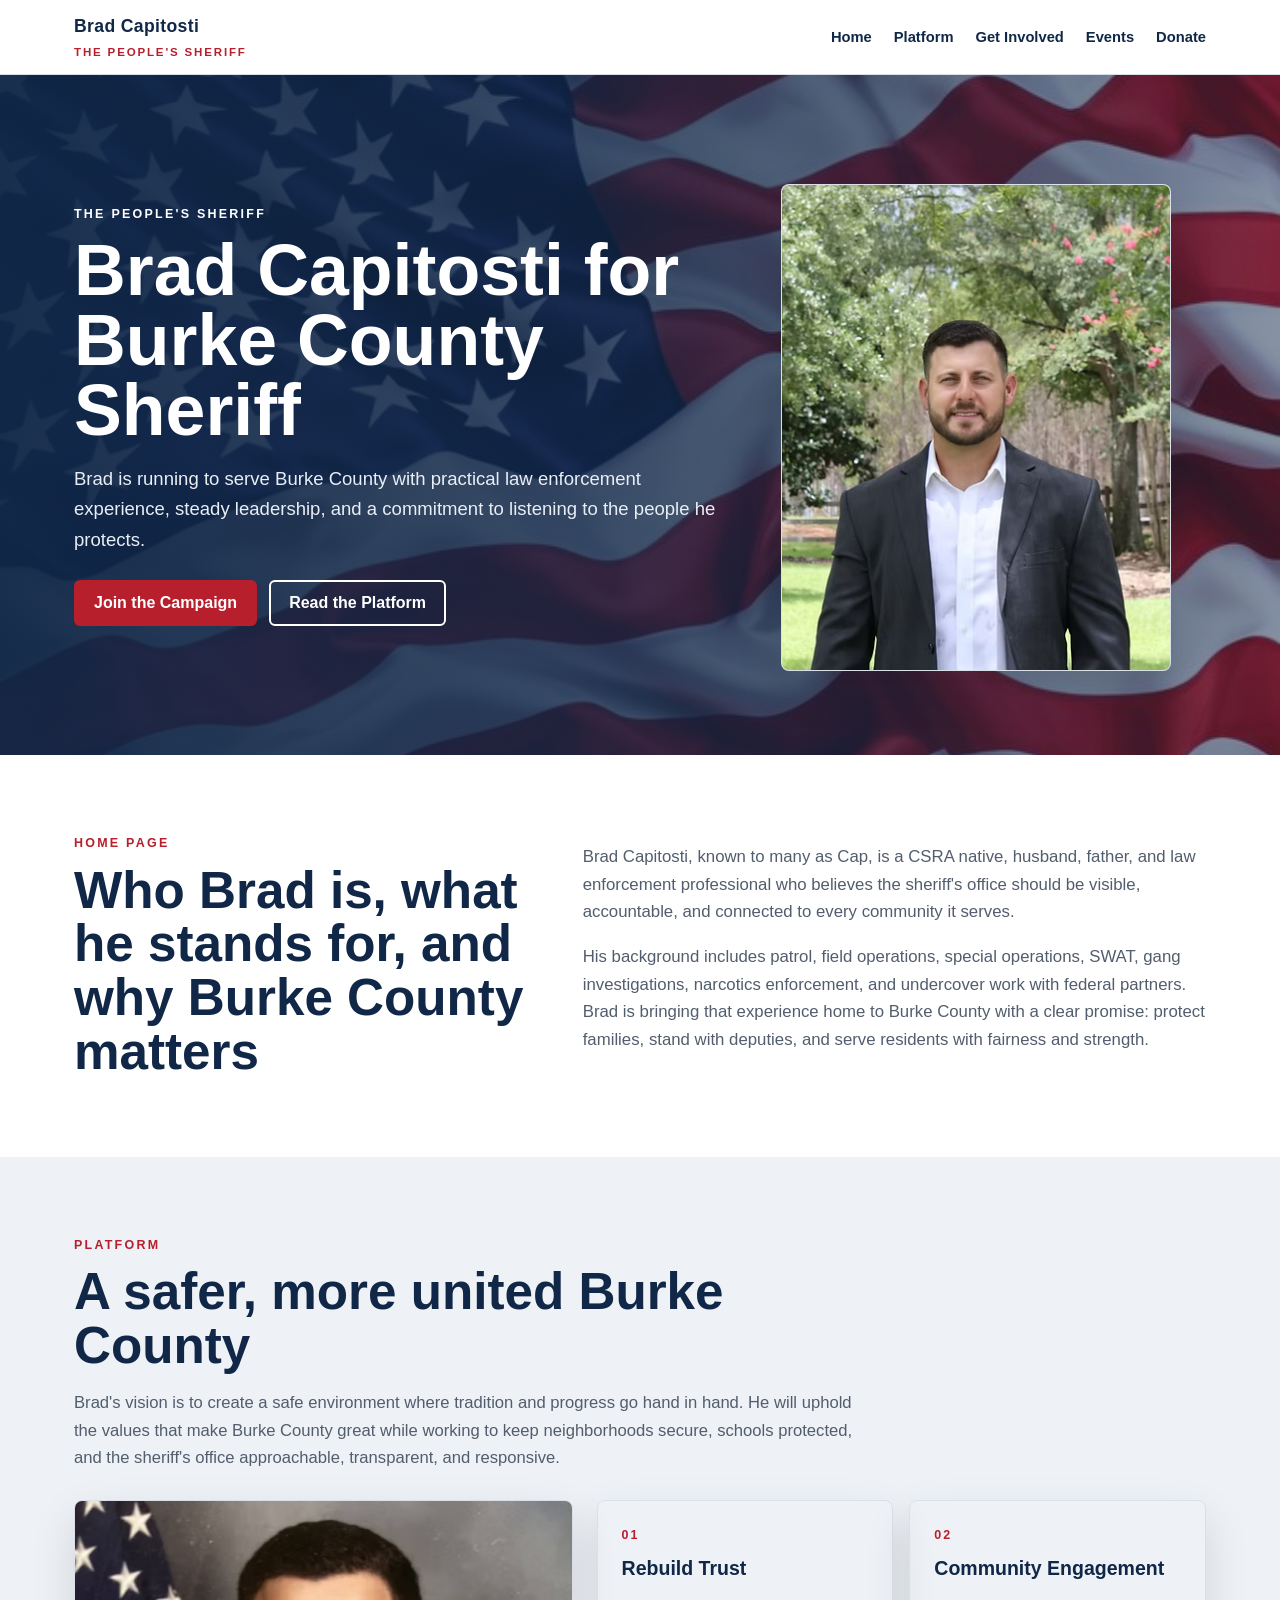
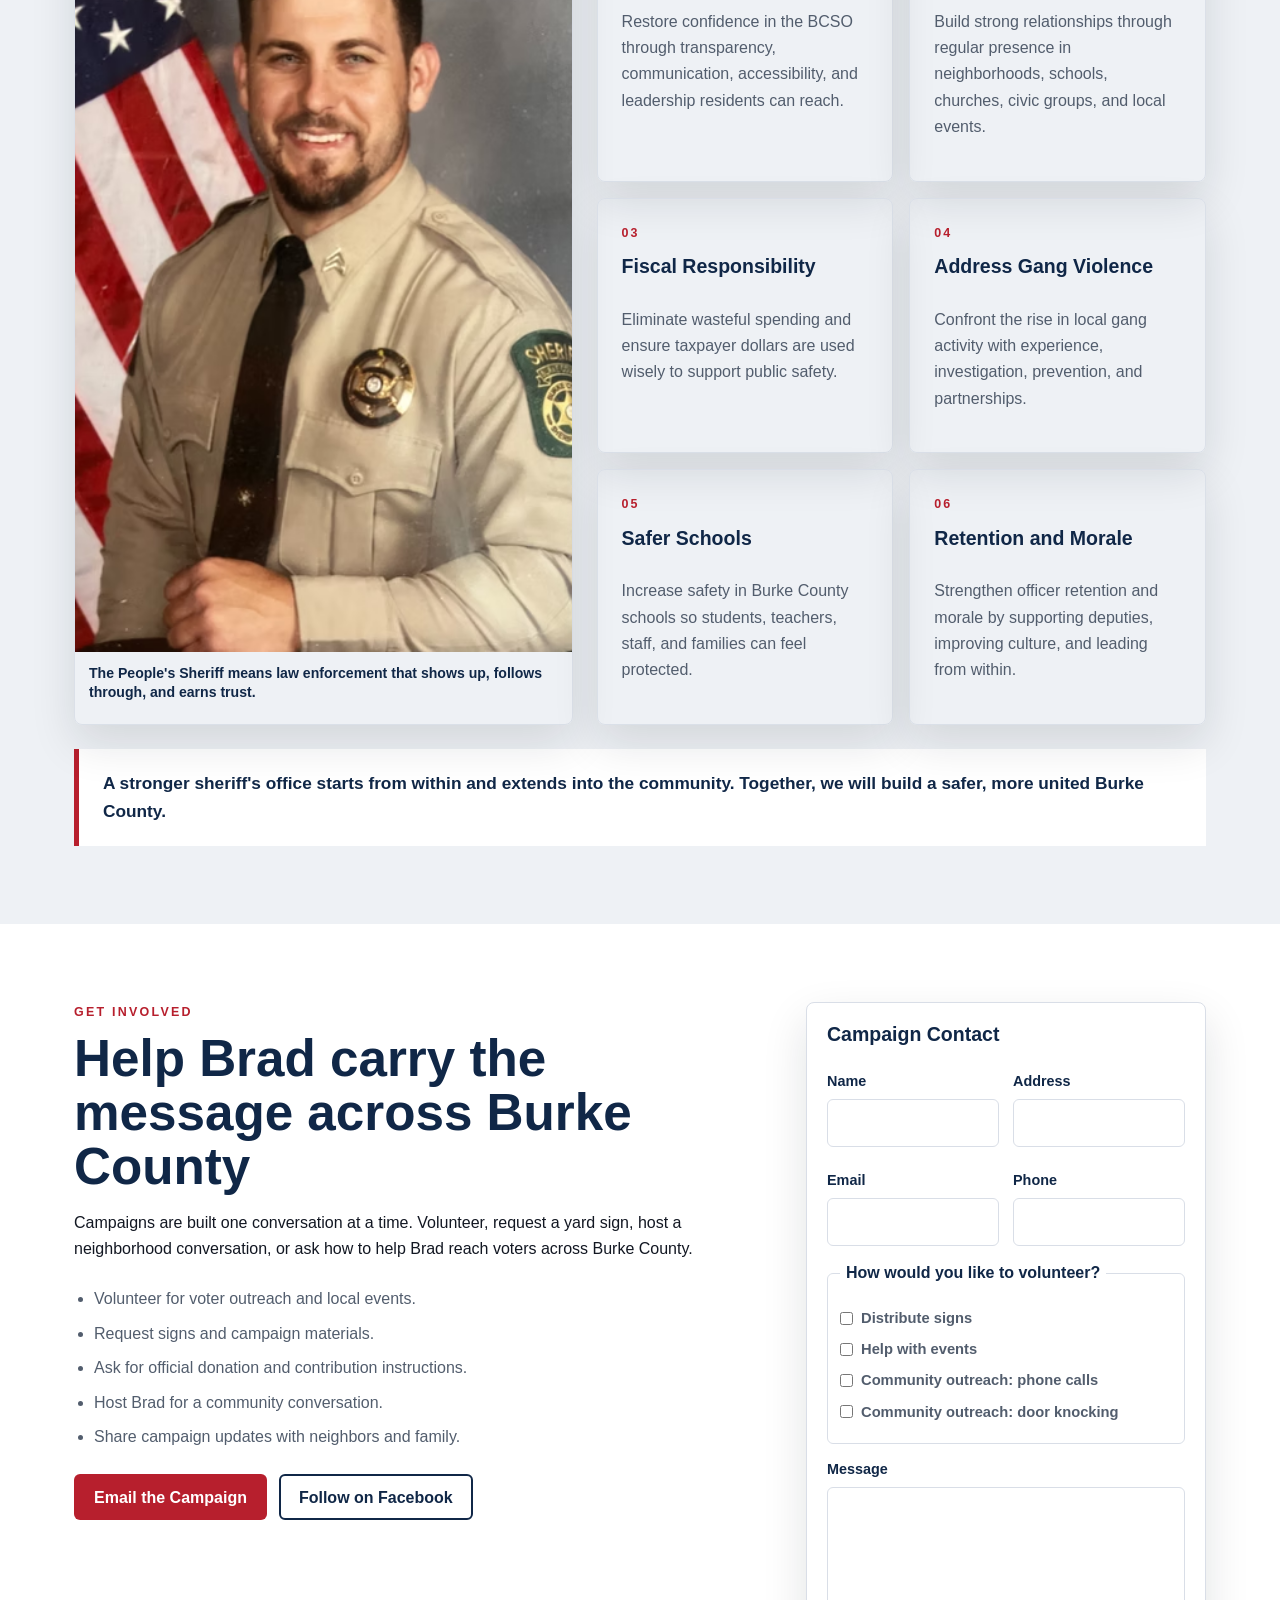
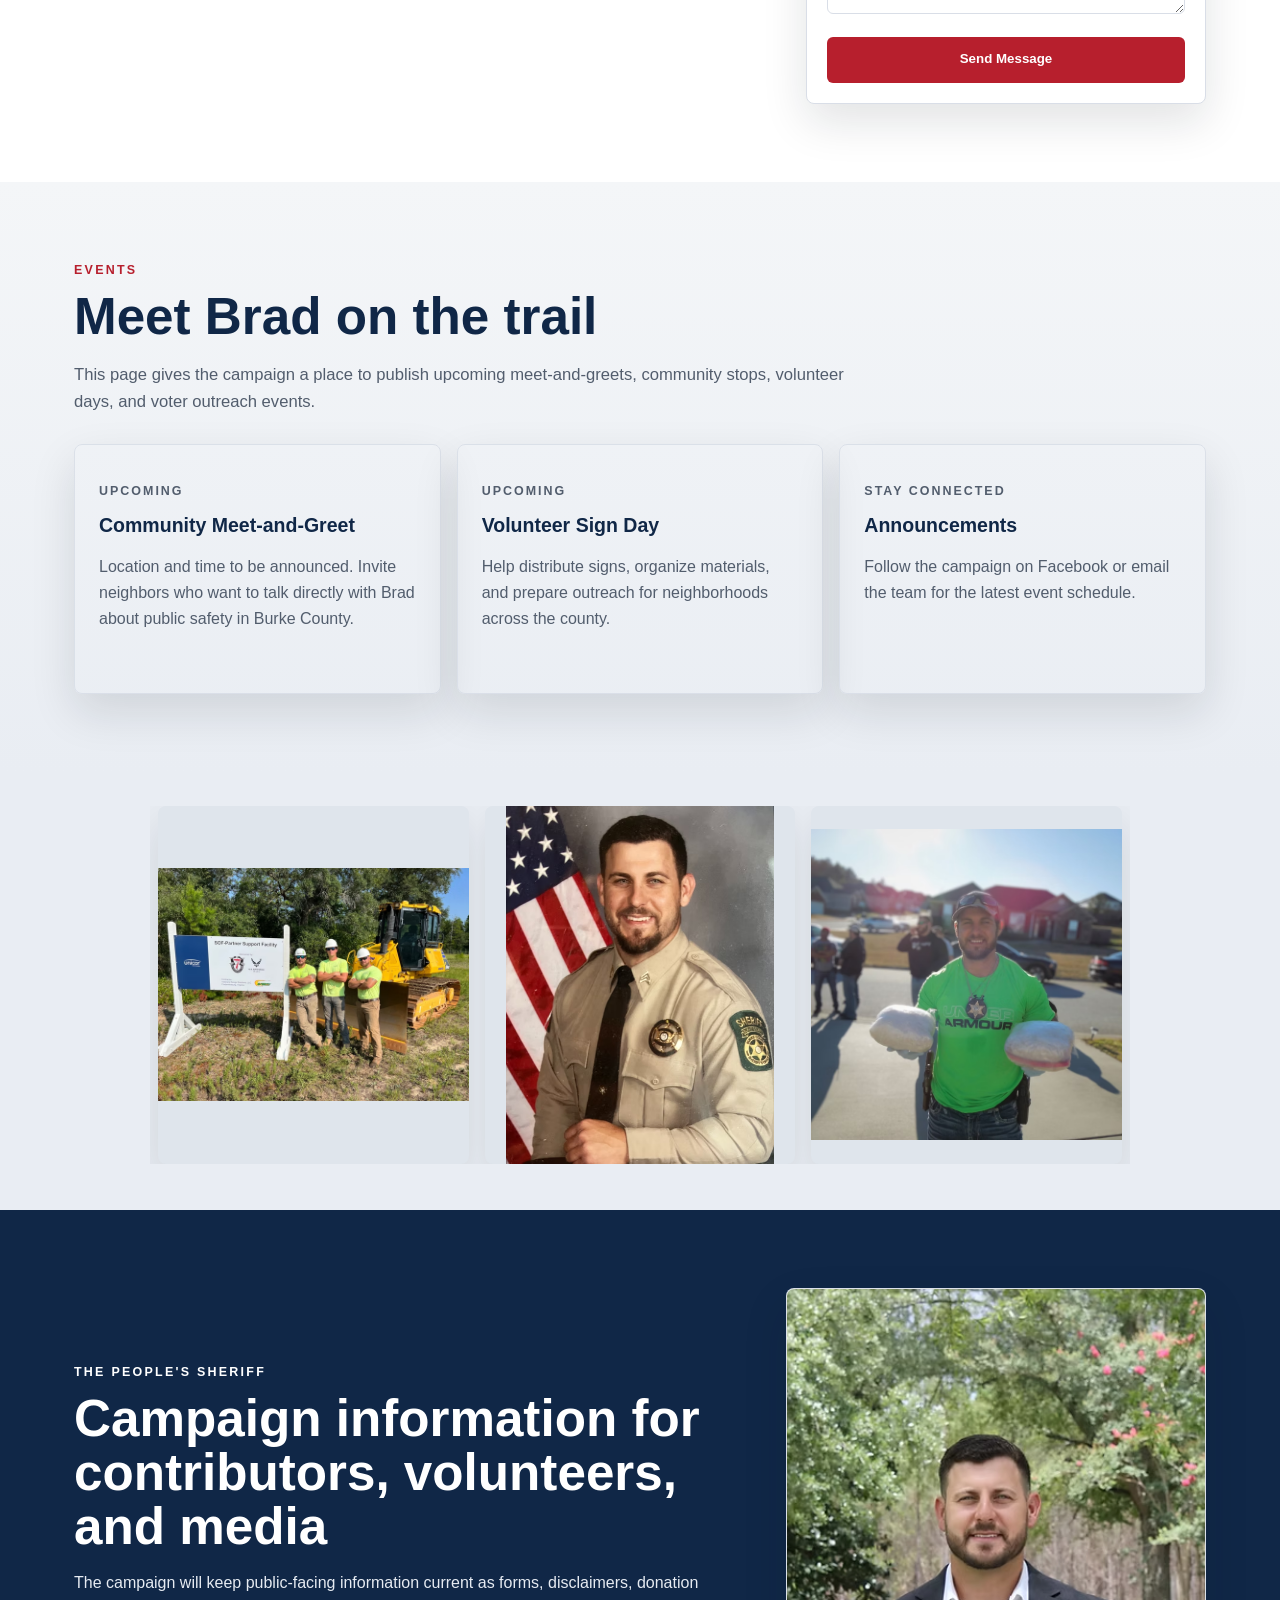
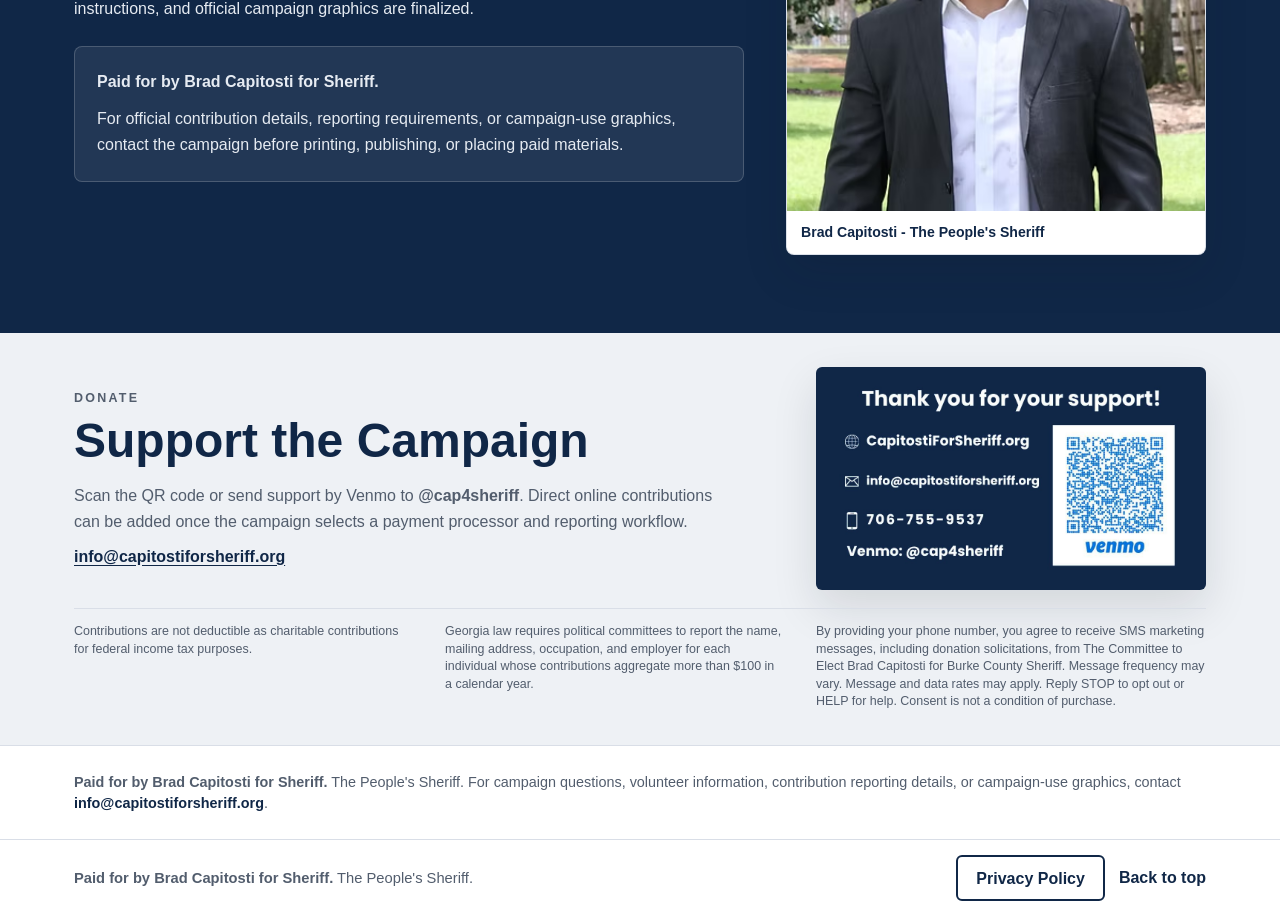
<file: index.html>
<!DOCTYPE html>
<html lang="en">
<head>
  <meta charset="UTF-8" />
  <meta name="viewport" content="width=device-width, initial-scale=1.0" />
  <title>Brad Capitosti for Burke County Sheriff</title>
  <meta name="description" content="Brad Capitosti for Burke County Sheriff. The People's Sheriff: law enforcement experience, community commitment, platform, events, and ways to get involved." />
  <link rel="icon" type="image/svg+xml" href="favicon.svg" />
  <link rel="stylesheet" href="styles.css" />
</head>
<body>
  <header class="site-header">
    <div class="container header-inner">
      <a class="brand" href="#home" aria-label="Brad Capitosti for Sheriff home">
        <span class="brand-name">Brad Capitosti</span>
        <span class="brand-tagline">The People's Sheriff</span>
      </a>
      <button class="nav-toggle" aria-label="Toggle navigation" aria-expanded="false">
        <span></span>
        <span></span>
        <span></span>
      </button>
      <nav class="site-nav" aria-label="Main navigation">
        <a href="#home">Home</a>
        <a href="#platform">Platform</a>
        <a href="#get-involved">Get Involved</a>
        <a href="#events">Events</a>
        <a href="#donate">Donate</a>
      </nav>
    </div>
  </header>

  <main>
    <section id="home" class="hero">
      <div class="container hero-grid">
        <div class="hero-copy">
          <p class="eyebrow">The People's Sheriff</p>
          <h1>Brad Capitosti for Burke County Sheriff</h1>
          <p class="hero-lede">Brad is running to serve Burke County with practical law enforcement experience, steady leadership, and a commitment to listening to the people he protects.</p>
          <div class="hero-actions">
            <a class="button button-primary" href="#get-involved">Join the Campaign</a>
            <a class="button button-outline" href="#platform">Read the Platform</a>
          </div>
        </div>
        <figure class="hero-headshot">
          <img src="images/headshot.avif" alt="Brad Capitosti campaign headshot" />
        </figure>
      </div>
    </section>

    <section class="section intro-section" aria-labelledby="intro-title">
      <div class="container intro-grid">
        <div>
          <p class="section-label">Home Page</p>
          <h2 id="intro-title">Who Brad is, what he stands for, and why Burke County matters</h2>
        </div>
        <div class="intro-copy">
          <p>Brad Capitosti, known to many as Cap, is a CSRA native, husband, father, and law enforcement professional who believes the sheriff's office should be visible, accountable, and connected to every community it serves.</p>
          <p>His background includes patrol, field operations, special operations, SWAT, gang investigations, narcotics enforcement, and undercover work with federal partners. Brad is bringing that experience home to Burke County with a clear promise: protect families, stand with deputies, and serve residents with fairness and strength.</p>
        </div>
      </div>
    </section>

    <section id="platform" class="section platform-section">
      <div class="container">
        <div class="section-heading">
          <p class="section-label">Platform</p>
          <h2>A safer, more united Burke County</h2>
          <p>Brad's vision is to create a safe environment where tradition and progress go hand in hand. He will uphold the values that make Burke County great while working to keep neighborhoods secure, schools protected, and the sheriff's office approachable, transparent, and responsive.</p>
        </div>
        <div class="platform-layout">
          <figure class="platform-photo">
            <img src="images/Police-Headshot.avif" alt="Brad Capitosti in sheriff uniform" />
            <figcaption>The People's Sheriff means law enforcement that shows up, follows through, and earns trust.</figcaption>
          </figure>
          <div class="platform-cards">
            <article class="info-card">
              <span class="card-number">01</span>
              <h3>Rebuild Trust</h3>
              <p>Restore confidence in the BCSO through transparency, communication, accessibility, and leadership residents can reach.</p>
            </article>
            <article class="info-card">
              <span class="card-number">02</span>
              <h3>Community Engagement</h3>
              <p>Build strong relationships through regular presence in neighborhoods, schools, churches, civic groups, and local events.</p>
            </article>
            <article class="info-card">
              <span class="card-number">03</span>
              <h3>Fiscal Responsibility</h3>
              <p>Eliminate wasteful spending and ensure taxpayer dollars are used wisely to support public safety.</p>
            </article>
            <article class="info-card">
              <span class="card-number">04</span>
              <h3>Address Gang Violence</h3>
              <p>Confront the rise in local gang activity with experience, investigation, prevention, and partnerships.</p>
            </article>
            <article class="info-card">
              <span class="card-number">05</span>
              <h3>Safer Schools</h3>
              <p>Increase safety in Burke County schools so students, teachers, staff, and families can feel protected.</p>
            </article>
            <article class="info-card">
              <span class="card-number">06</span>
              <h3>Retention and Morale</h3>
              <p>Strengthen officer retention and morale by supporting deputies, improving culture, and leading from within.</p>
            </article>
          </div>
        </div>
        <p class="platform-pledge">A stronger sheriff's office starts from within and extends into the community. Together, we will build a safer, more united Burke County.</p>
      </div>
    </section>

    <section id="get-involved" class="section involved-section">
      <div class="container involved-grid">
        <div>
          <p class="section-label">Get Involved</p>
          <h2>Help Brad carry the message across Burke County</h2>
          <p>Campaigns are built one conversation at a time. Volunteer, request a yard sign, host a neighborhood conversation, or ask how to help Brad reach voters across Burke County.</p>
          <ul class="action-list">
            <li>Volunteer for voter outreach and local events.</li>
            <li>Request signs and campaign materials.</li>
            <li>Ask for official donation and contribution instructions.</li>
            <li>Host Brad for a community conversation.</li>
            <li>Share campaign updates with neighbors and family.</li>
          </ul>
          <div class="contact-actions">
            <a class="button button-primary" href="mailto:info@capitostiforsheriff.org">Email the Campaign</a>
            <a class="button button-outline dark" href="https://www.facebook.com/profile.php?id=61563095090125&mibextid=LQQJ4d" target="_blank" rel="noreferrer">Follow on Facebook</a>
          </div>
        </div>
        <form class="contact-form" action="#" method="post">
          <h3>Campaign Contact</h3>
          <div class="form-grid">
            <div>
              <label for="name">Name</label>
              <input type="text" id="name" name="name" autocomplete="name" required />
            </div>
            <div>
              <label for="address">Address</label>
              <input type="text" id="address" name="address" autocomplete="street-address" required />
            </div>
            <div>
              <label for="email">Email</label>
              <input type="email" id="email" name="email" autocomplete="email" required />
            </div>
            <div>
              <label for="phone">Phone</label>
              <input type="tel" id="phone" name="phone" autocomplete="tel" required />
            </div>
          </div>

          <fieldset class="checkbox-group">
            <legend>How would you like to volunteer?</legend>
            <label><input type="checkbox" name="volunteer[]" value="Distribute signs" /> Distribute signs</label>
            <label><input type="checkbox" name="volunteer[]" value="Help with events" /> Help with events</label>
            <label><input type="checkbox" name="volunteer[]" value="Phone calls" /> Community outreach: phone calls</label>
            <label><input type="checkbox" name="volunteer[]" value="Door knocking" /> Community outreach: door knocking</label>
          </fieldset>

          <label for="message">Message</label>
          <textarea id="message" name="message" rows="4"></textarea>

          <button type="submit" class="button button-primary">Send Message</button>
        </form>
      </div>
    </section>

    <section id="events" class="section events-section">
      <div class="container">
        <div class="section-heading">
          <p class="section-label">Events</p>
          <h2>Meet Brad on the trail</h2>
          <p>This page gives the campaign a place to publish upcoming meet-and-greets, community stops, volunteer days, and voter outreach events.</p>
        </div>
        <div class="events-grid">
          <article class="event-card">
            <p class="event-date">Upcoming</p>
            <h3>Community Meet-and-Greet</h3>
            <p>Location and time to be announced. Invite neighbors who want to talk directly with Brad about public safety in Burke County.</p>
          </article>
          <article class="event-card">
            <p class="event-date">Upcoming</p>
            <h3>Volunteer Sign Day</h3>
            <p>Help distribute signs, organize materials, and prepare outreach for neighborhoods across the county.</p>
          </article>
          <article class="event-card">
            <p class="event-date">Stay Connected</p>
            <h3>Announcements</h3>
            <p>Follow the campaign on Facebook or email the team for the latest event schedule.</p>
          </article>
        </div>
      </div>
    </section>

    <section class="gallery-section" aria-label="Campaign photo gallery">
      <div class="gallery-carousel">
        <div class="gallery-track">
          <figure class="gallery-slide">
            <img src="images/Group-photo.avif" alt="Brad Capitosti with supporters" />
          </figure>
          <figure class="gallery-slide">
            <img src="images/Police-Headshot.avif" alt="Brad Capitosti in sheriff's office uniform" />
          </figure>
          <figure class="gallery-slide">
            <img src="images/on-the-job-exp.avif" alt="Brad Capitosti prior law enforcement work" />
          </figure>
          <figure class="gallery-slide">
            <img src="images/family-photo.jpg" alt="Brad Capitosti with family" />
          </figure>
          <figure class="gallery-slide">
            <img src="images/family-photo-2.jpg" alt="Brad Capitosti with family by the water" />
          </figure>
          <figure class="gallery-slide">
            <img src="images/police-photo-w-son.jpg" alt="Brad Capitosti in uniform with a child" />
          </figure>
          <figure class="gallery-slide">
            <img src="images/elect-brad-capitosti.jpg" alt="Elect Brad Capitosti for Burke County Sheriff campaign graphic" />
          </figure>
          <figure class="gallery-slide" aria-hidden="true">
            <img src="images/Group-photo.avif" alt="" />
          </figure>
          <figure class="gallery-slide" aria-hidden="true">
            <img src="images/Police-Headshot.avif" alt="" />
          </figure>
          <figure class="gallery-slide" aria-hidden="true">
            <img src="images/on-the-job-exp.avif" alt="" />
          </figure>
        </div>
      </div>
    </section>

    <section class="section closing-section">
      <div class="container closing-grid">
        <div>
          <p class="section-label">The People's Sheriff</p>
          <h2>Campaign information for contributors, volunteers, and media</h2>
          <p>The campaign will keep public-facing information current as forms, disclaimers, donation instructions, and official campaign graphics are finalized.</p>
          <div class="compliance-notice">
            <p><strong>Paid for by Brad Capitosti for Sheriff.</strong></p>
            <p>For official contribution details, reporting requirements, or campaign-use graphics, contact the campaign before printing, publishing, or placing paid materials.</p>
          </div>
        </div>
        <figure class="single-campaign-photo">
          <img src="images/headshot.avif" alt="Brad Capitosti campaign portrait" />
          <figcaption>Brad Capitosti - The People's Sheriff</figcaption>
        </figure>
      </div>
    </section>

    <section class="donate-section" id="donate">
      <div class="container donate-grid">
        <div class="donate-copy">
          <p class="section-label">Donate</p>
          <h2>Support the Campaign</h2>
          <p>Scan the QR code or send support by Venmo to <strong>@cap4sheriff</strong>. Direct online contributions can be added once the campaign selects a payment processor and reporting workflow.</p>
          <a href="mailto:info@capitostiforsheriff.org">info@capitostiforsheriff.org</a>
        </div>
        <img class="donate-graphic" src="images/donation-info-matched.jpg" alt="Campaign donation information with Venmo QR code for @cap4sheriff" />
        <div class="donation-legal-grid" aria-label="Donation compliance information">
          <p>Contributions are not deductible as charitable contributions for federal income tax purposes.</p>
          <p>Georgia law requires political committees to report the name, mailing address, occupation, and employer for each individual whose contributions aggregate more than $100 in a calendar year.</p>
          <p>By providing your phone number, you agree to receive SMS marketing messages, including donation solicitations, from The Committee to Elect Brad Capitosti for Burke County Sheriff. Message frequency may vary. Message and data rates may apply. Reply STOP to opt out or HELP for help. Consent is not a condition of purchase.</p>
        </div>
      </div>
    </section>

    <section class="compliance-strip">
      <div class="container">
        <p><strong>Paid for by Brad Capitosti for Sheriff.</strong> The People's Sheriff. For campaign questions, volunteer information, contribution reporting details, or campaign-use graphics, contact <a href="mailto:info@capitostiforsheriff.org">info@capitostiforsheriff.org</a>.</p>
      </div>
    </section>

  </main>

  <footer class="site-footer">
    <div class="container footer-inner">
      <p><strong>Paid for by Brad Capitosti for Sheriff.</strong> The People's Sheriff.</p>
      <div class="footer-links">
        <a class="button button-outline dark" href="privacy-policy.html">Privacy Policy</a>
        <a class="footer-link" href="#home">Back to top</a>
      </div>
    </div>
  </footer>

  <script src="script.js"></script>
</body>
</html>
</file>
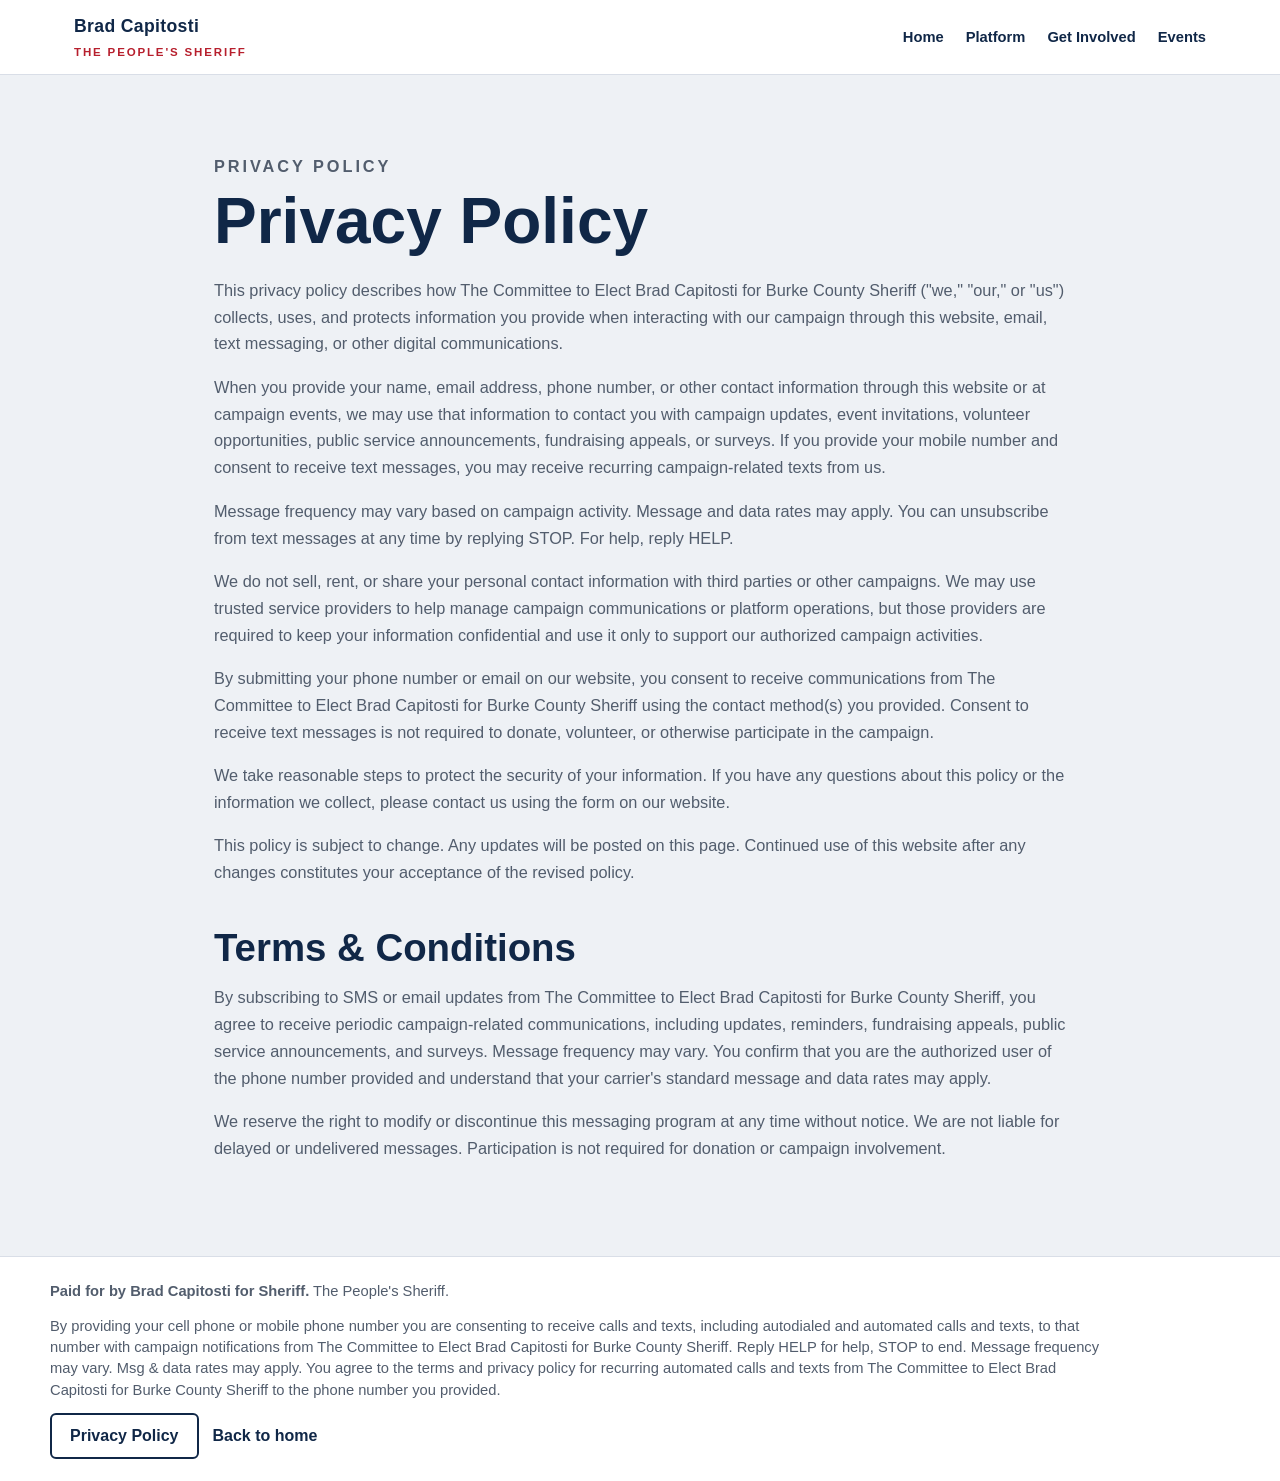
<file: privacy-policy.html>
<!DOCTYPE html>
<html lang="en">
<head>
  <meta charset="UTF-8" />
  <meta name="viewport" content="width=device-width, initial-scale=1.0" />
  <title>Privacy Policy - Brad Capitosti for Sheriff</title>
  <meta name="description" content="Privacy Policy and Terms & Conditions for The Committee to Elect Brad Capitosti for Burke County Sheriff." />
  <link rel="icon" type="image/svg+xml" href="favicon.svg" />
  <link rel="stylesheet" href="styles.css" />
</head>
<body>
  <header class="site-header">
    <div class="container header-inner">
      <a class="brand" href="index.html#home" aria-label="Brad Capitosti for Sheriff home">
        <span class="brand-name">Brad Capitosti</span>
        <span class="brand-tagline">The People's Sheriff</span>
      </a>
      <button class="nav-toggle" aria-label="Toggle navigation" aria-expanded="false">
        <span></span>
        <span></span>
        <span></span>
      </button>
      <nav class="site-nav" aria-label="Main navigation">
        <a href="index.html#home">Home</a>
        <a href="index.html#platform">Platform</a>
        <a href="index.html#get-involved">Get Involved</a>
        <a href="index.html#events">Events</a>
      </nav>
    </div>
  </header>

  <main>
    <section class="section legal-section">
      <div class="container legal-content">
        <p class="section-label">Privacy Policy</p>
        <h1>Privacy Policy</h1>
        <p>This privacy policy describes how The Committee to Elect Brad Capitosti for Burke County Sheriff ("we," "our," or "us") collects, uses, and protects information you provide when interacting with our campaign through this website, email, text messaging, or other digital communications.</p>
        <p>When you provide your name, email address, phone number, or other contact information through this website or at campaign events, we may use that information to contact you with campaign updates, event invitations, volunteer opportunities, public service announcements, fundraising appeals, or surveys. If you provide your mobile number and consent to receive text messages, you may receive recurring campaign-related texts from us.</p>
        <p>Message frequency may vary based on campaign activity. Message and data rates may apply. You can unsubscribe from text messages at any time by replying STOP. For help, reply HELP.</p>
        <p>We do not sell, rent, or share your personal contact information with third parties or other campaigns. We may use trusted service providers to help manage campaign communications or platform operations, but those providers are required to keep your information confidential and use it only to support our authorized campaign activities.</p>
        <p>By submitting your phone number or email on our website, you consent to receive communications from The Committee to Elect Brad Capitosti for Burke County Sheriff using the contact method(s) you provided. Consent to receive text messages is not required to donate, volunteer, or otherwise participate in the campaign.</p>
        <p>We take reasonable steps to protect the security of your information. If you have any questions about this policy or the information we collect, please contact us using the form on our website.</p>
        <p>This policy is subject to change. Any updates will be posted on this page. Continued use of this website after any changes constitutes your acceptance of the revised policy.</p>

        <h2>Terms & Conditions</h2>
        <p>By subscribing to SMS or email updates from The Committee to Elect Brad Capitosti for Burke County Sheriff, you agree to receive periodic campaign-related communications, including updates, reminders, fundraising appeals, public service announcements, and surveys. Message frequency may vary. You confirm that you are the authorized user of the phone number provided and understand that your carrier's standard message and data rates may apply.</p>
        <p>We reserve the right to modify or discontinue this messaging program at any time without notice. We are not liable for delayed or undelivered messages. Participation is not required for donation or campaign involvement.</p>
      </div>
    </section>
  </main>

  <footer class="site-footer">
    <div class="container footer-inner footer-stacked">
      <p><strong>Paid for by Brad Capitosti for Sheriff.</strong> The People's Sheriff.</p>
      <p class="footer-compliance">By providing your cell phone or mobile phone number you are consenting to receive calls and texts, including autodialed and automated calls and texts, to that number with campaign notifications from The Committee to Elect Brad Capitosti for Burke County Sheriff. Reply HELP for help, STOP to end. Message frequency may vary. Msg & data rates may apply. You agree to the terms and privacy policy for recurring automated calls and texts from The Committee to Elect Brad Capitosti for Burke County Sheriff to the phone number you provided.</p>
      <div class="footer-links">
        <a class="button button-outline dark" href="privacy-policy.html">Privacy Policy</a>
        <a class="footer-link" href="index.html#home">Back to home</a>
      </div>
    </div>
  </footer>

  <script src="script.js"></script>
</body>
</html>
</file>
<file: styles.css>
:root {
  --bg: #f4f6f8;
  --surface: #ffffff;
  --surface-strong: #eef1f5;
  --ink: #121722;
  --muted: #525d6d;
  --navy: #102747;
  --navy-2: #18365d;
  --red: #b71f2d;
  --red-dark: #8f1823;
  --line: #d9dee7;
  --shadow: 0 18px 45px rgba(18, 23, 34, 0.12);
  --max-width: 1180px;
  font-family: Arial, Helvetica, sans-serif;
}

* {
  box-sizing: border-box;
}

html {
  scroll-behavior: smooth;
}

body {
  margin: 0;
  background: var(--bg);
  color: var(--ink);
  line-height: 1.65;
}

img {
  display: block;
  max-width: 100%;
}

a {
  color: inherit;
  text-decoration: none;
}

.container {
  width: min(100%, var(--max-width));
  margin: 0 auto;
  padding: 0 24px;
}

.site-header {
  position: sticky;
  top: 0;
  z-index: 20;
  background: rgba(255, 255, 255, 0.96);
  border-bottom: 1px solid var(--line);
  backdrop-filter: blur(12px);
}

.header-inner {
  min-height: 74px;
  display: flex;
  align-items: center;
  justify-content: space-between;
  gap: 24px;
}

.brand {
  display: grid;
  gap: 2px;
  min-width: 190px;
}

.brand-name {
  color: var(--navy);
  font-size: 1.1rem;
  font-weight: 800;
  letter-spacing: 0.02em;
}

.brand-tagline {
  color: var(--red);
  font-size: 0.72rem;
  font-weight: 800;
  letter-spacing: 0.16em;
  text-transform: uppercase;
}

.site-nav {
  display: flex;
  align-items: center;
  gap: 22px;
  font-size: 0.92rem;
  font-weight: 700;
}

.site-nav a {
  color: var(--navy);
  padding: 8px 0;
}

.site-nav a:hover,
.site-nav a:focus {
  color: var(--red);
}

.nav-toggle {
  display: none;
  width: 44px;
  height: 44px;
  border: 1px solid var(--line);
  background: var(--surface);
  cursor: pointer;
  padding: 10px;
}

.nav-toggle span {
  display: block;
  width: 100%;
  height: 2px;
  margin: 5px 0;
  background: var(--navy);
}

.hero {
  min-height: 680px;
  display: flex;
  align-items: center;
  color: #fff;
  background:
    linear-gradient(90deg, rgba(16, 39, 71, 0.96) 0%, rgba(16, 39, 71, 0.82) 48%, rgba(16, 39, 71, 0.5) 100%),
    url("images/waving-flag.jpg") center/cover no-repeat;
  padding: 42px 0;
}

.hero-grid {
  display: grid;
  grid-template-columns: minmax(0, 0.95fr) minmax(300px, 390px);
  gap: 36px;
  align-items: center;
}

.eyebrow,
.section-label {
  margin: 0 0 10px;
  color: var(--red);
  font-size: 0.78rem;
  font-weight: 800;
  letter-spacing: 0.18em;
  text-transform: uppercase;
}

.hero .eyebrow {
  color: #ffffff;
}

h1,
h2,
h3,
p {
  overflow-wrap: break-word;
}

h1 {
  max-width: 780px;
  margin: 0;
  font-size: clamp(2.55rem, 5.6vw, 4.9rem);
  line-height: 0.98;
  letter-spacing: 0;
}

h2 {
  margin: 0;
  color: var(--navy);
  font-size: clamp(2rem, 4vw, 3.45rem);
  line-height: 1.05;
  letter-spacing: 0;
}

h3 {
  margin: 0;
  color: var(--navy);
  font-size: 1.22rem;
  line-height: 1.2;
}

.hero-lede {
  max-width: 650px;
  margin: 18px 0 24px;
  color: #e9eef6;
  font-size: 1.16rem;
}

.hero-actions,
.contact-actions {
  display: flex;
  flex-wrap: wrap;
  gap: 12px;
}

.button {
  display: inline-flex;
  align-items: center;
  justify-content: center;
  min-height: 46px;
  padding: 12px 18px;
  border: 2px solid transparent;
  border-radius: 6px;
  font-weight: 800;
  line-height: 1.1;
  cursor: pointer;
  transition: transform 0.18s ease, background 0.18s ease, color 0.18s ease;
}

.button:hover,
.button:focus {
  transform: translateY(-1px);
}

.button-primary {
  background: var(--red);
  color: #fff;
}

.button-primary:hover,
.button-primary:focus {
  background: var(--red-dark);
}

.button-outline {
  border-color: currentColor;
  color: #fff;
}

.button-outline.dark {
  color: var(--navy);
}

.hero-headshot,
.platform-photo,
.event-card,
.info-card,
.contact-form,
.compliance-notice,
.single-campaign-photo {
  border: 1px solid rgba(217, 222, 231, 0.9);
  box-shadow: var(--shadow);
}

.hero-headshot {
  margin: 0;
  overflow: hidden;
  border-radius: 8px;
  background: var(--surface);
  transform: translateY(12px);
}

.hero-headshot img {
  width: 100%;
  aspect-ratio: 4 / 5;
  object-fit: cover;
}

.hero-headshot figcaption,
.platform-photo figcaption,
.single-campaign-photo figcaption {
  padding: 12px 14px;
  color: var(--navy);
  font-size: 0.88rem;
  font-weight: 800;
  line-height: 1.35;
}

.section {
  padding: 78px 0;
}

.intro-section {
  background: var(--surface);
}

.intro-grid {
  display: grid;
  grid-template-columns: minmax(260px, 0.85fr) minmax(0, 1.15fr);
  gap: 48px;
  align-items: center;
}

.intro-copy p:first-child {
  margin-top: 2px;
}

.intro-copy p {
  color: var(--muted);
  font-size: 1.05rem;
}

.platform-section {
  background: var(--surface-strong);
}

.section-heading {
  max-width: 800px;
  margin-bottom: 28px;
}

.section-heading p:not(.section-label) {
  color: var(--muted);
  font-size: 1.04rem;
}

.platform-layout {
  display: grid;
  grid-template-columns: minmax(340px, 0.9fr) minmax(0, 1.1fr);
  gap: 24px;
  align-items: stretch;
}

.platform-photo {
  margin: 0;
  overflow: hidden;
  border-radius: 8px;
}

.platform-photo img {
  width: 100%;
  height: calc(100% - 72px);
  min-height: 520px;
  object-fit: cover;
  object-position: center top;
}

.platform-cards {
  display: grid;
  grid-template-columns: repeat(2, minmax(0, 1fr));
  gap: 16px;
}

.info-card,
.event-card {
  border-radius: 8px;
  padding: 24px;
}

.info-card {
  display: grid;
  align-content: start;
  gap: 12px;
  min-height: 220px;
}

.platform-pledge {
  margin: 24px 0 0;
  padding: 20px 24px;
  border-left: 5px solid var(--red);
  background: #fff;
  color: var(--navy);
  font-size: 1.08rem;
  font-weight: 800;
}

.card-number,
.event-date {
  color: var(--red);
  font-size: 0.78rem;
  font-weight: 900;
  letter-spacing: 0.16em;
  text-transform: uppercase;
}

.info-card p,
.event-card p,
.action-list,
.compliance-list,
.campaign-info-list {
  color: var(--muted);
}

.involved-section {
  background: #fff;
}

.involved-grid {
  display: grid;
  grid-template-columns: minmax(0, 1fr) minmax(340px, 400px);
  gap: 34px;
  align-items: start;
}

.action-list,
.compliance-list {
  padding-left: 20px;
  margin: 24px 0;
}

.action-list li,
.compliance-list li {
  margin-bottom: 8px;
}

.contact-form {
  border: 1px solid var(--line);
  border-radius: 8px;
  padding: 20px;
  background: #fff;
  box-shadow: var(--shadow);
}

.contact-form h3 {
  margin-bottom: 14px;
}

.contact-form label {
  display: block;
  margin: 10px 0 5px;
  color: var(--navy);
  font-size: 0.9rem;
  font-weight: 800;
}

.contact-form input,
.contact-form select,
.contact-form textarea {
  width: 100%;
  min-height: 46px;
  border: 1px solid var(--line);
  border-radius: 6px;
  padding: 10px 12px;
  color: var(--ink);
  background: #fff;
  font: inherit;
}

.contact-form textarea {
  min-height: 104px;
  resize: vertical;
}

.contact-form button {
  width: 100%;
  margin-top: 14px;
}

.form-grid {
  display: grid;
  grid-template-columns: repeat(2, minmax(0, 1fr));
  gap: 12px 14px;
}

.checkbox-group {
  margin: 14px 0;
  padding: 12px;
  border: 1px solid var(--line);
  border-radius: 6px;
}

.checkbox-group legend {
  padding: 0 6px;
  color: var(--navy);
  font-weight: 800;
}

.checkbox-group label {
  display: flex;
  align-items: center;
  gap: 8px;
  margin: 7px 0;
  color: var(--muted);
  font-size: 0.92rem;
  font-weight: 700;
}

.checkbox-group input {
  width: auto;
  min-height: auto;
  margin: 0;
}

.gallery-section {
  background: #e9edf3;
  padding: 34px 24px 46px;
  overflow: hidden;
}

.gallery-carousel {
  position: relative;
  max-width: 980px;
  margin: 0 auto;
  overflow: hidden;
}

.gallery-track {
  display: flex;
  width: 333.333333%;
  animation: galleryPan 40s linear infinite;
}

.gallery-slide {
  flex: 0 0 10%;
  margin: 0;
  padding: 0 8px;
  overflow: hidden;
}

.gallery-slide img {
  width: 100%;
  height: clamp(260px, 28vw, 360px);
  object-fit: contain;
  object-position: center;
  border-radius: 8px;
  background: #dfe5ec;
  box-shadow: var(--shadow);
}

@keyframes galleryPan {
  0% {
    transform: translateX(0);
  }

  100% {
    transform: translateX(-70%);
  }
}

@media (prefers-reduced-motion: reduce) {
  .gallery-track {
    animation: none;
  }
}

.closing-section {
  background: var(--navy);
  color: #fff;
}

.closing-section h2,
.closing-section .section-label {
  color: #fff;
}

.closing-section p {
  color: #e6ebf2;
}

.closing-grid {
  display: grid;
  grid-template-columns: minmax(0, 1fr) minmax(320px, 420px);
  gap: 42px;
  align-items: center;
}

.compliance-strip {
  background: #fff;
  border-top: 1px solid var(--line);
  padding: 26px 0;
}

.compliance-strip p {
  max-width: 1120px;
  margin: 0;
  color: var(--muted);
  font-size: 0.9rem;
  line-height: 1.45;
}

.compliance-strip a {
  color: var(--navy);
  font-weight: 800;
}

.donate-section {
  background: var(--surface-strong);
  padding: 34px 0;
  scroll-margin-top: 96px;
}

.donate-grid {
  display: grid;
  grid-template-columns: minmax(0, 1fr) minmax(260px, 390px);
  gap: 18px 34px;
  align-items: center;
}

.donate-copy h2 {
  margin-bottom: 10px;
  font-size: clamp(2rem, 4vw, 3rem);
}

.donate-copy p {
  max-width: 640px;
  margin-bottom: 8px;
  color: var(--muted);
}

.donate-copy a {
  color: var(--navy);
  font-weight: 800;
  text-decoration: underline;
  text-underline-offset: 3px;
}

.donate-graphic {
  width: 100%;
  align-self: center;
  border-radius: 6px;
  background: #fff;
  box-shadow: var(--shadow);
}

.donation-legal-grid {
  grid-column: 1 / -1;
  display: grid;
  grid-template-columns: minmax(0, 1fr) minmax(0, 1fr) minmax(260px, 390px);
  gap: 18px 34px;
  align-items: start;
  padding-top: 14px;
  border-top: 1px solid var(--line);
}

.donation-legal-grid p {
  margin: 0;
  color: var(--muted);
  font-size: 0.78rem;
  line-height: 1.4;
}

.events-section {
  background: linear-gradient(180deg, #f4f6f8 0%, #e9edf3 100%);
}

.events-grid {
  display: grid;
  grid-template-columns: repeat(3, minmax(0, 1fr));
  gap: 16px;
}

.event-card {
  min-height: 250px;
}

.photo-event {
  padding: 0;
  overflow: hidden;
}

.photo-event img {
  width: 100%;
  aspect-ratio: 16 / 10;
  object-fit: cover;
}

.photo-event div {
  padding: 20px 24px 24px;
}

.compliance-notice {
  margin-top: 24px;
  padding: 22px;
  border-color: rgba(255, 255, 255, 0.18);
  background: rgba(255, 255, 255, 0.08);
  border-radius: 8px;
  box-shadow: none;
}

.compliance-notice p {
  margin: 0 0 10px;
}

.compliance-notice p:last-child {
  margin-bottom: 0;
}

.single-campaign-photo {
  margin: 0;
  overflow: hidden;
  border-radius: 8px;
  width: min(100%, 420px);
  background: #fff;
}

.single-campaign-photo img {
  width: 100%;
  aspect-ratio: 4 / 5;
  object-fit: cover;
}

.legal-section {
  background: var(--surface-strong);
}

.legal-content {
  max-width: 900px;
}

.legal-content h1 {
  color: var(--navy);
  font-size: clamp(2.4rem, 5vw, 4.2rem);
  margin-bottom: 24px;
}

.legal-content h2 {
  margin-top: 42px;
  font-size: clamp(1.8rem, 3vw, 2.6rem);
}

.legal-content p {
  color: var(--muted);
  font-size: 1.02rem;
}

.site-footer {
  background: #fff;
  border-top: 1px solid var(--line);
}

.footer-inner {
  min-height: 76px;
  display: flex;
  align-items: center;
  justify-content: space-between;
  gap: 18px;
}

.footer-inner p {
  margin: 0;
  color: var(--muted);
  font-size: 0.92rem;
}

.footer-link {
  color: var(--navy);
  font-weight: 800;
}

.footer-stacked {
  display: grid;
  align-items: start;
  gap: 12px;
  padding: 22px 0;
}

.footer-compliance {
  max-width: 1060px;
  line-height: 1.45;
}

.footer-links {
  display: flex;
  flex-wrap: wrap;
  gap: 14px;
  align-items: center;
}

@media (max-width: 960px) {
  .hero {
    min-height: auto;
    background:
      linear-gradient(90deg, rgba(16, 39, 71, 0.96) 0%, rgba(16, 39, 71, 0.86) 100%),
      url("images/waving-flag.jpg") center/cover no-repeat;
  }

  .hero-grid,
  .intro-grid,
  .platform-layout,
  .involved-grid,
  .closing-grid {
    grid-template-columns: 1fr;
  }

  .hero-copy,
  .section-heading {
    max-width: 720px;
  }

  .hero-headshot,
  .single-campaign-photo {
    width: min(100%, 360px);
    justify-self: center;
  }

  .platform-photo img {
    height: clamp(420px, 82vw, 620px);
    min-height: 0;
    object-fit: cover;
    object-position: center 18%;
  }

  .events-grid {
    grid-template-columns: 1fr;
  }

  .event-card {
    min-height: auto;
  }

  .donate-grid {
    grid-template-columns: 1fr;
  }

  .donation-legal-grid {
    grid-template-columns: 1fr;
    gap: 10px;
  }
}

@media (max-width: 780px) {
  .header-inner {
    min-height: 66px;
    flex-wrap: wrap;
  }

  .nav-toggle {
    display: block;
  }

  .site-nav {
    display: none;
    width: 100%;
    flex-direction: column;
    align-items: stretch;
    gap: 0;
    padding: 0 0 14px;
  }

  .site-nav.open {
    display: flex;
  }

  .site-nav a {
    padding: 12px 0;
    border-top: 1px solid var(--line);
  }

  .hero {
    padding: 34px 0 46px;
  }

  .hero-grid {
    gap: 24px;
  }

  h1 {
    font-size: clamp(2.25rem, 11vw, 3.5rem);
    line-height: 1.02;
  }

  h2 {
    font-size: clamp(1.85rem, 9vw, 2.8rem);
  }

  .hero-lede {
    font-size: 1rem;
  }

  .platform-cards {
    grid-template-columns: 1fr;
  }

  .hero-headshot {
    transform: none;
  }

  .section {
    padding: 48px 0;
  }

  .intro-grid,
  .platform-layout,
  .involved-grid,
  .closing-grid {
    gap: 28px;
  }

  .info-card {
    min-height: auto;
  }

  .platform-pledge {
    padding: 18px;
    font-size: 1rem;
  }

  .gallery-section {
    padding: 26px 18px 34px;
  }

  .gallery-carousel {
    max-width: 520px;
  }

  .gallery-track {
    width: 1000%;
  }

  .gallery-slide {
    flex-basis: 10%;
    padding: 0;
  }

  .gallery-slide img {
    height: clamp(280px, 74vw, 420px);
  }

  .donate-section {
    padding: 30px 0;
  }

  .donate-graphic {
    width: min(100%, 390px);
    justify-self: center;
  }

  .compliance-strip {
    padding: 22px 0;
  }

  .footer-inner {
    flex-direction: column;
    align-items: flex-start;
    padding: 18px 0;
  }
}

@media (max-width: 520px) {
  .container {
    padding: 0 16px;
  }

  .brand {
    min-width: 0;
  }

  .brand-name {
    font-size: 1rem;
  }

  .brand-tagline {
    font-size: 0.66rem;
    letter-spacing: 0.13em;
  }

  .nav-toggle {
    width: 42px;
    height: 42px;
  }

  .hero-actions,
  .contact-actions {
    flex-direction: column;
    align-items: stretch;
  }

  .button {
    width: 100%;
    min-height: 44px;
  }

  .info-card,
  .event-card,
  .contact-form {
    padding: 18px;
  }

  .form-grid {
    grid-template-columns: 1fr;
  }

  .hero-headshot,
  .single-campaign-photo {
    width: min(100%, 310px);
  }

  .section-label,
  .eyebrow {
    font-size: 0.7rem;
    letter-spacing: 0.15em;
  }

  .action-list {
    margin: 18px 0;
  }

  .donation-legal-grid {
    gap: 12px;
  }

  .donation-legal-grid p,
  .compliance-strip p,
  .footer-inner p {
    font-size: 0.82rem;
  }

  .donate-graphic {
    max-width: 360px;
  }

  .footer-links {
    width: 100%;
  }

  .footer-links .button,
  .footer-link {
    width: 100%;
    text-align: center;
  }
}
</file>
